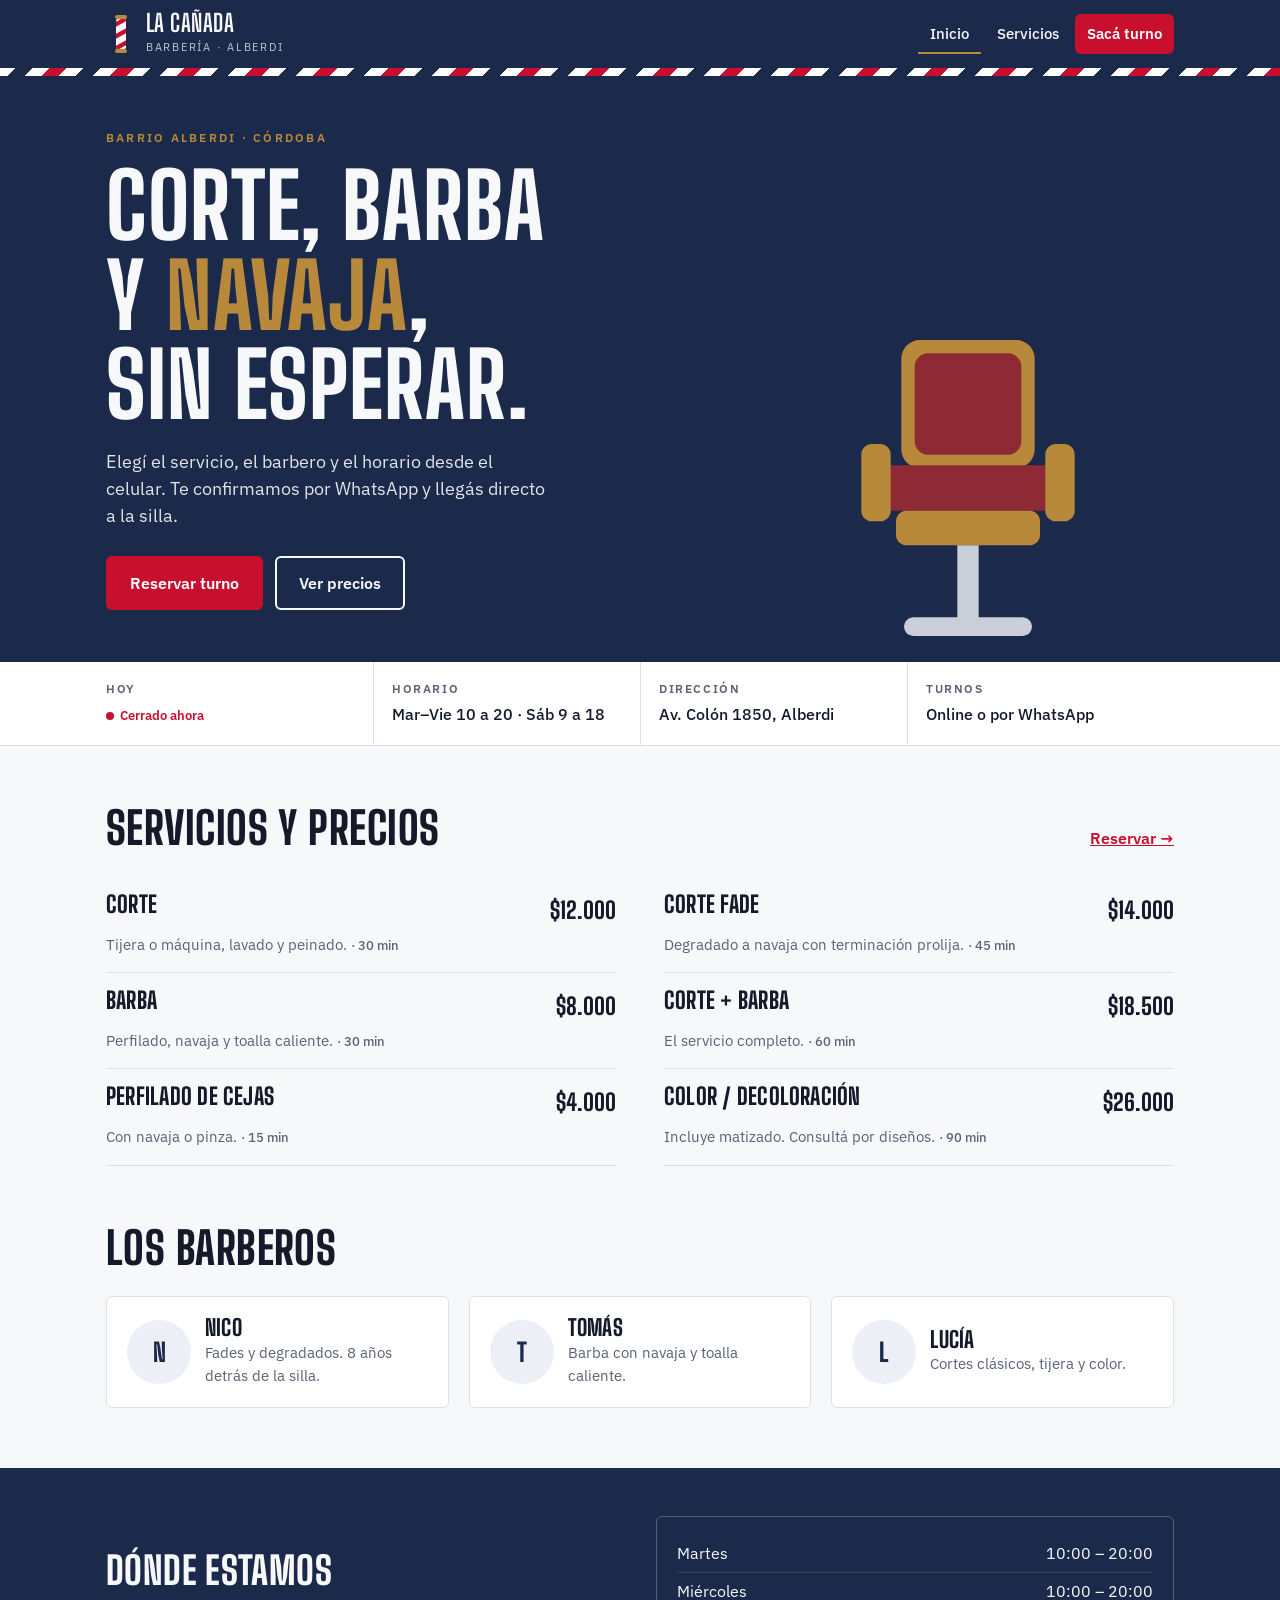
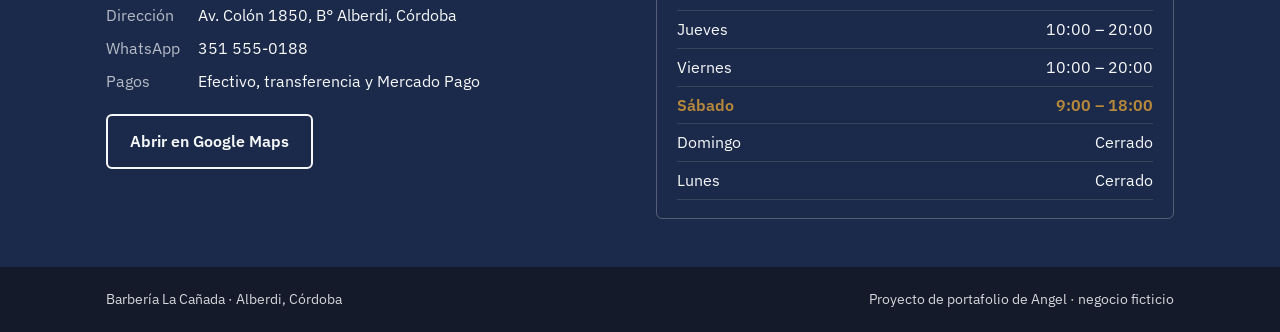
<file: barberia-la-canada/index.html>
<!doctype html>
<html lang="es">
<head>
<meta charset="utf-8">
<meta name="viewport" content="width=device-width, initial-scale=1, viewport-fit=cover">
<title>Barbería La Cañada</title>
<meta name="claude:viewport-fit-sides" content="cover">
<meta name="description" content="Barbería en barrio Alberdi, Córdoba. Cortes, fades, barba con navaja y turnos online.">
<link rel="preconnect" href="https://fonts.googleapis.com">
<link rel="preconnect" href="https://fonts.gstatic.com" crossorigin>
<link rel="stylesheet" href="https://fonts.googleapis.com/css2?family=Big+Shoulders+Display:wght@800&family=IBM+Plex+Sans:wght@400;500;600;700&display=swap">
<link rel="stylesheet" href="styles.css">
</head>
<body>

<header class="topbar">
  <div class="wrap">
    <a class="brand" href="index.html" aria-label="Barbería La Cañada, inicio">
      <svg viewBox="0 0 30 40" aria-hidden="true"><rect x="9" y="1" width="12" height="4" rx="2" fill="#B8893B"/><rect x="9" y="35" width="12" height="4" rx="2" fill="#B8893B"/><clipPath id="pc"><rect x="10" y="5" width="10" height="30" rx="2"/></clipPath><g clip-path="url(#pc)"><rect x="10" y="5" width="10" height="30" fill="#fff"/><g fill="#C8102E"><path d="M8 9 L22 1 L22 6 L8 14Z"/><path d="M8 21 L22 13 L22 18 L8 26Z"/><path d="M8 33 L22 25 L22 30 L8 38Z"/></g></g></svg>
      <span><b>La Cañada</b><small>Barbería · Alberdi</small></span>
    </a>
    <nav class="nav" aria-label="Principal">
      <a href="index.html" aria-current="page">Inicio</a>
      <a href="turnos.html">Servicios</a>
      <a class="cta" href="turnos.html">Sacá turno</a>
    </nav>
  </div>
</header>
<div class="pole" aria-hidden="true"></div>

<main>
  <section class="hero">
    <div class="wrap">
      <div class="hero-text">
        <p class="kicker">Barrio Alberdi · Córdoba</p>
        <h1>Corte, barba y <span>navaja</span>, sin esperar.</h1>
        <p class="lead">Elegí el servicio, el barbero y el horario desde el celular. Te confirmamos por WhatsApp y llegás directo a la silla.</p>
        <div class="actions">
          <a class="btn btn-red" href="turnos.html">Reservar turno</a>
          <a class="btn btn-line" href="#precios">Ver precios</a>
        </div>
      </div>
      <div class="chair" aria-hidden="true">
        <svg viewBox="0 0 240 260">
          <rect x="70" y="18" width="100" height="96" rx="14" fill="#B8893B"/>
          <rect x="80" y="28" width="80" height="76" rx="10" fill="#8E2A33"/>
          <rect x="52" y="112" width="136" height="34" rx="10" fill="#8E2A33"/>
          <rect x="40" y="96" width="22" height="58" rx="8" fill="#B8893B"/>
          <rect x="178" y="96" width="22" height="58" rx="8" fill="#B8893B"/>
          <rect x="66" y="146" width="108" height="26" rx="8" fill="#B8893B"/>
          <rect x="112" y="172" width="16" height="56" fill="#C9CED8"/>
          <rect x="72" y="226" width="96" height="14" rx="7" fill="#C9CED8"/>
        </svg>
      </div>
    </div>
  </section>

  <section class="strip" aria-label="Datos del local">
    <dl class="wrap" style="margin-block:0">
      <div><dt>Hoy</dt><dd><span class="live" id="live">Mar a Sáb</span></dd></div>
      <div><dt>Horario</dt><dd>Mar–Vie 10 a 20 · Sáb 9 a 18</dd></div>
      <div><dt>Dirección</dt><dd>Av. Colón 1850, Alberdi</dd></div>
      <div><dt>Turnos</dt><dd>Online o por WhatsApp</dd></div>
    </dl>
  </section>

  <section class="block" id="precios">
    <div class="wrap">
      <div class="head"><h2>Servicios y precios</h2><a href="turnos.html">Reservar →</a></div>
      <div class="price-list" id="price-list"></div>
    </div>
  </section>

  <section class="block" style="padding-top:0">
    <div class="wrap">
      <div class="head"><h2>Los barberos</h2></div>
      <div class="team">
        <article class="barber"><div class="avatar">N</div><div><h3>Nico</h3><p>Fades y degradados. 8 años detrás de la silla.</p></div></article>
        <article class="barber"><div class="avatar">T</div><div><h3>Tomás</h3><p>Barba con navaja y toalla caliente.</p></div></article>
        <article class="barber"><div class="avatar">L</div><div><h3>Lucía</h3><p>Cortes clásicos, tijera y color.</p></div></article>
      </div>
    </div>
  </section>

  <section class="visit" id="visitanos">
    <div class="wrap">
      <div>
        <h2>Dónde estamos</h2>
        <dl>
          <dt>Dirección</dt><dd>Av. Colón 1850, B° Alberdi, Córdoba</dd>
          <dt>WhatsApp</dt><dd>351 555-0188</dd>
          <dt>Pagos</dt><dd>Efectivo, transferencia y Mercado Pago</dd>
        </dl>
        <p style="margin-top:20px"><a class="btn btn-line" href="https://www.google.com/maps/search/Av.+Col%C3%B3n+1850,+C%C3%B3rdoba" target="_blank" rel="noopener">Abrir en Google Maps</a></p>
      </div>
      <div class="hours">
        <table id="hours" aria-label="Horarios de la semana"></table>
      </div>
    </div>
  </section>
</main>

<footer class="site">
  <div class="wrap">
    <p>Barbería La Cañada · Alberdi, Córdoba</p>
    <p>Proyecto de portafolio de Angel · negocio ficticio</p>
  </div>
</footer>

<script src="script.js"></script>
</body>
</html>
</file>
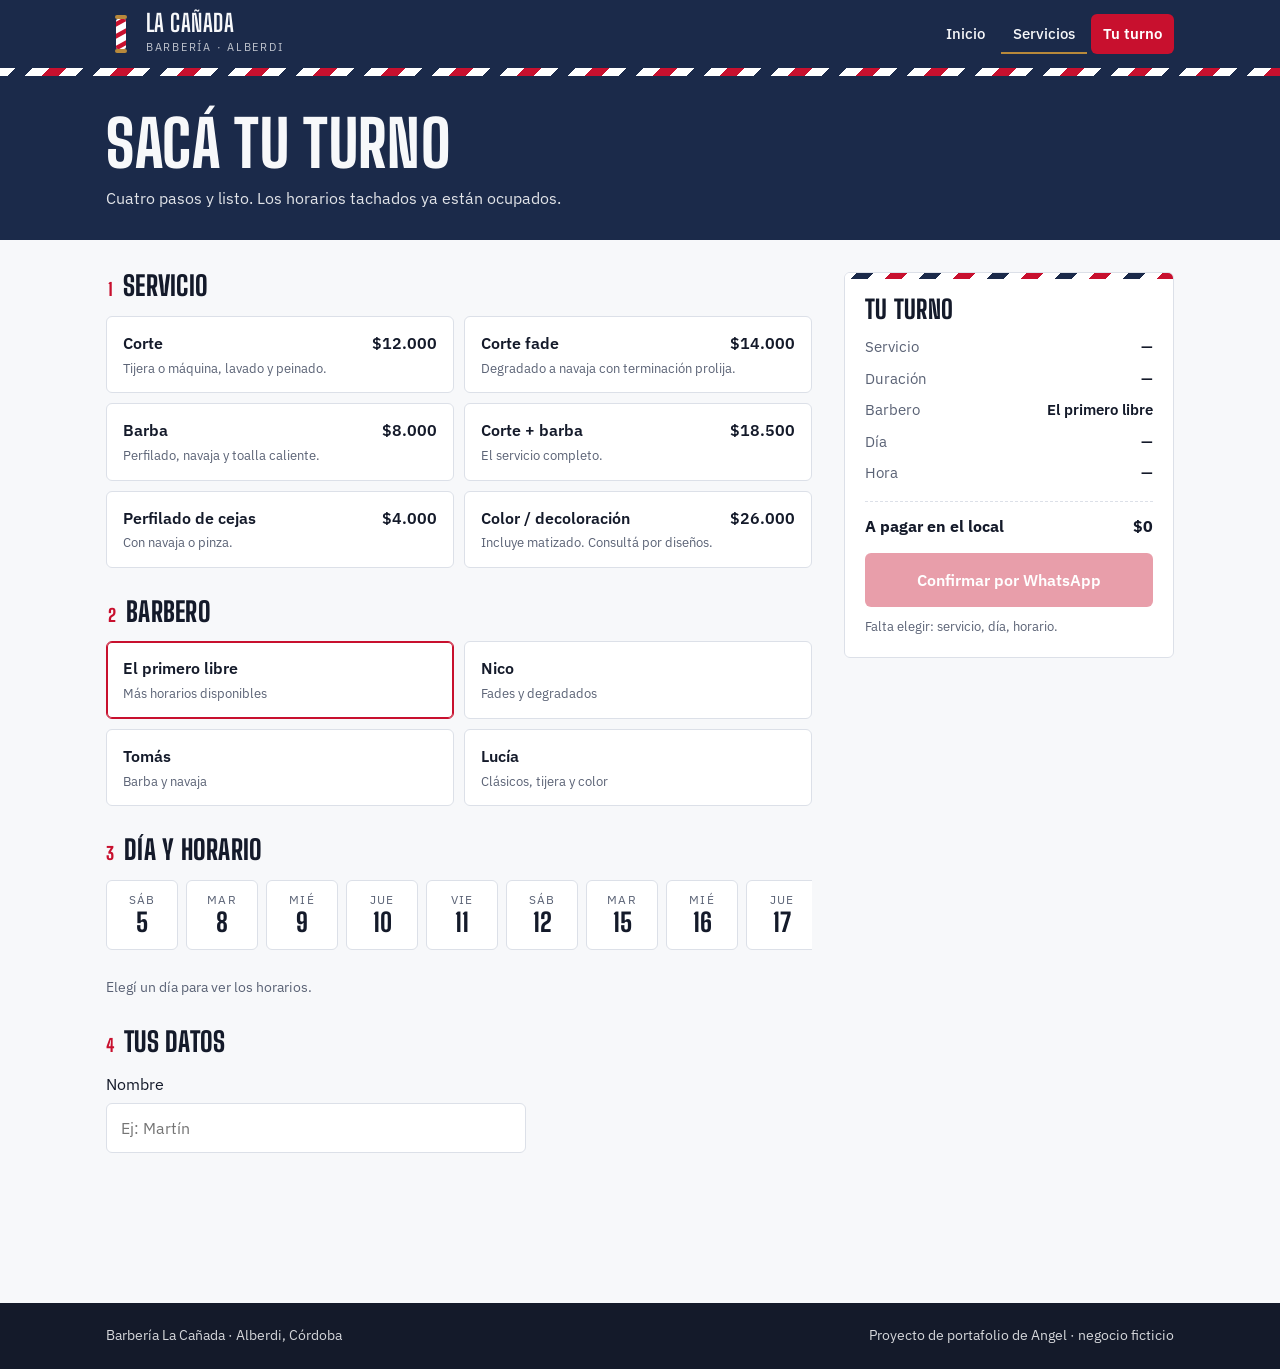
<file: barberia-la-canada/turnos.html>
<!doctype html>
<html lang="es">
<head>
<meta charset="utf-8">
<meta name="viewport" content="width=device-width, initial-scale=1, viewport-fit=cover">
<title>Turnos · Barbería La Cañada</title>
<meta name="description" content="Reservá tu turno en Barbería La Cañada: elegí servicio, barbero, día y horario.">
<link rel="preconnect" href="https://fonts.googleapis.com">
<link rel="preconnect" href="https://fonts.gstatic.com" crossorigin>
<link rel="stylesheet" href="https://fonts.googleapis.com/css2?family=Big+Shoulders+Display:wght@800&family=IBM+Plex+Sans:wght@400;500;600;700&display=swap">
<link rel="stylesheet" href="styles.css">
</head>
<body>

<header class="topbar">
  <div class="wrap">
    <a class="brand" href="index.html" aria-label="Barbería La Cañada, inicio">
      <svg viewBox="0 0 30 40" aria-hidden="true"><rect x="9" y="1" width="12" height="4" rx="2" fill="#B8893B"/><rect x="9" y="35" width="12" height="4" rx="2" fill="#B8893B"/><clipPath id="pc"><rect x="10" y="5" width="10" height="30" rx="2"/></clipPath><g clip-path="url(#pc)"><rect x="10" y="5" width="10" height="30" fill="#fff"/><g fill="#C8102E"><path d="M8 9 L22 1 L22 6 L8 14Z"/><path d="M8 21 L22 13 L22 18 L8 26Z"/><path d="M8 33 L22 25 L22 30 L8 38Z"/></g></g></svg>
      <span><b>La Cañada</b><small>Barbería · Alberdi</small></span>
    </a>
    <nav class="nav" aria-label="Principal">
      <a href="index.html">Inicio</a>
      <a href="turnos.html" aria-current="page">Servicios</a>
      <a class="cta" href="#resumen">Tu turno</a>
    </nav>
  </div>
</header>
<div class="pole" aria-hidden="true"></div>

<main>
  <section class="page-head">
    <div class="wrap">
      <h1>Sacá tu turno</h1>
      <p>Cuatro pasos y listo. Los horarios tachados ya están ocupados.</p>
    </div>
  </section>

  <div class="wrap booking">
    <form id="form" novalidate>
      <fieldset class="step" style="border:0;padding:0;margin:0 0 30px">
        <legend class="step-title"><span>1</span><h2>Servicio</h2></legend>
        <div class="options" id="services"></div>
      </fieldset>
      <fieldset class="step" style="border:0;padding:0;margin:0 0 30px">
        <legend class="step-title"><span>2</span><h2>Barbero</h2></legend>
        <div class="options" id="barbers"></div>
      </fieldset>
      <div class="step">
        <div class="step-title"><span>3</span><h2>Día y horario</h2></div>
        <div class="days" id="days" role="group" aria-label="Día"></div>
        <div class="slots" id="slots" role="group" aria-label="Horario" style="margin-top:14px"></div>
        <p class="hint" id="slot-hint">Elegí un día para ver los horarios.</p>
      </div>
      <div class="step">
        <div class="step-title"><span>4</span><h2>Tus datos</h2></div>
        <div class="field">
          <label for="name">Nombre</label>
          <input id="name" name="name" autocomplete="given-name" placeholder="Ej: Martín">
        </div>
      </div>
    </form>

    <aside class="ticket" id="resumen" aria-label="Resumen del turno">
      <div class="pole" aria-hidden="true"></div>
      <div class="ticket-body">
        <h2>Tu turno</h2>
        <dl>
          <dt>Servicio</dt><dd id="r-service">—</dd>
          <dt>Duración</dt><dd id="r-dur">—</dd>
          <dt>Barbero</dt><dd id="r-barber">—</dd>
          <dt>Día</dt><dd id="r-day">—</dd>
          <dt>Hora</dt><dd id="r-time">—</dd>
        </dl>
        <div class="total"><span>A pagar en el local</span><span id="r-price">$0</span></div>
        <a class="btn btn-red" id="send" href="#" target="_blank" rel="noopener" aria-disabled="true">Confirmar por WhatsApp</a>
        <small id="missing">Falta elegir: servicio, día y horario.</small>
      </div>
    </aside>
  </div>
</main>

<footer class="site">
  <div class="wrap">
    <p>Barbería La Cañada · Alberdi, Córdoba</p>
    <p>Proyecto de portafolio de Angel · negocio ficticio</p>
  </div>
</footer>

<script src="script.js"></script>
</body>
</html>
</file>
<file: barberia-la-canada/styles.css>
/* Barbería La Cañada — azulejo de barbería clásica: azul marino, rojo poste, papel claro, condensada de cartel */
:root {
  --paper: #F7F8FA;
  --surface: #FFFFFF;
  --ink: #141A2A;
  --muted: #5A6275;
  --line: #DCE0E8;
  --navy: #1B2A4A;
  --navy-ink: #F7F8FA;
  --red: #C8102E;
  --brass: #B8893B;
  --chip: #ECEFF5;
  --ok: #1F7A4D;
  --font-display: "Big Shoulders Display", "Oswald", "Arial Narrow", sans-serif;
  --font-body: "IBM Plex Sans", system-ui, -apple-system, "Segoe UI", sans-serif;
  --radius: 6px;
  --maxw: 1100px;
  color-scheme: light;
}
@media (prefers-color-scheme: dark) {
  :root:not([data-theme="light"]) {
    --paper: #0F1420; --surface: #171E2E; --ink: #E9ECF3; --muted: #9CA5B8; --line: #2A3347;
    --navy: #22355C; --navy-ink: #F2F4F8; --red: #E8394F; --brass: #D3A55A; --chip: #1F2738; --ok: #3DBB7E;
    color-scheme: dark;
  }
}
:root[data-theme="dark"] {
  --paper: #0F1420; --surface: #171E2E; --ink: #E9ECF3; --muted: #9CA5B8; --line: #2A3347;
  --navy: #22355C; --navy-ink: #F2F4F8; --red: #E8394F; --brass: #D3A55A; --chip: #1F2738; --ok: #3DBB7E;
  color-scheme: dark;
}

* { box-sizing: border-box; }
body { margin: 0; background: var(--paper); color: var(--ink); font-family: var(--font-body); font-size: 16px; line-height: 1.55; }
a { color: inherit; }
h1, h2, h3 { font-family: var(--font-display); font-weight: 800; text-transform: uppercase; letter-spacing: .01em; line-height: 1; margin: 0; text-wrap: balance; }
.wrap { max-width: var(--maxw); margin: 0 auto; padding-left: max(16px, env(safe-area-inset-left, 0px)); padding-right: max(16px, env(safe-area-inset-right, 0px)); }
:focus-visible { outline: 3px solid var(--brass); outline-offset: 2px; }

/* Franja tipo poste de barbería */
.pole { height: 8px; background: repeating-linear-gradient(-45deg, var(--red) 0 12px, var(--surface) 12px 24px, var(--navy) 24px 36px, var(--surface) 36px 48px); }

body::before { content: ""; position: fixed; inset: 0 0 auto; height: env(safe-area-inset-top, 0px); z-index: 10; background: var(--navy); }
.topbar { position: sticky; top: env(safe-area-inset-top, 0px); z-index: 5; background: var(--navy); color: var(--navy-ink); }
.topbar .wrap { display: flex; align-items: center; justify-content: space-between; gap: 12px; padding-block: 12px; }
.brand { display: flex; align-items: center; gap: 10px; text-decoration: none; }
.brand svg { width: 30px; height: 40px; flex: none; }
.brand b { font-family: var(--font-display); font-size: 1.5rem; text-transform: uppercase; letter-spacing: .02em; line-height: .95; }
.brand small { display: block; font-size: .68rem; letter-spacing: .16em; text-transform: uppercase; opacity: .75; }
.nav { display: flex; gap: 4px; align-items: center; }
.nav a { text-decoration: none; padding: 8px 12px; border-radius: var(--radius); font-weight: 500; font-size: .95rem; }
.nav a[aria-current="page"] { box-shadow: inset 0 -2px 0 var(--brass); border-radius: 0; }
.nav .cta { background: var(--red); color: #fff; font-weight: 600; }

.btn { display: inline-flex; align-items: center; justify-content: center; gap: 8px; padding: 13px 22px; border-radius: var(--radius); font: inherit; font-weight: 600; text-decoration: none; border: 2px solid transparent; cursor: pointer; }
.btn-red { background: var(--red); color: #fff; }
.btn-red:hover { filter: brightness(1.07); }
.btn-line { border-color: currentColor; color: inherit; background: transparent; }

/* Home */
.hero { background: var(--navy); color: var(--navy-ink); }
.hero .wrap { display: grid; grid-template-columns: 1.2fr .8fr; gap: 36px; align-items: end; padding-block: 52px 0; }
.hero-text { padding-bottom: 52px; min-width: 0; }
.kicker { font-size: .78rem; letter-spacing: .18em; text-transform: uppercase; font-weight: 600; color: var(--brass); margin: 0 0 14px; }
.hero h1 { font-size: clamp(3rem, 8vw, 5.6rem); }
.hero h1 span { color: var(--brass); }
.hero .lead { font-size: 1.1rem; max-width: 40ch; margin: 18px 0 26px; opacity: .9; }
.hero .actions { display: flex; gap: 12px; flex-wrap: wrap; }
.chair { align-self: end; justify-self: center; width: min(320px, 100%); max-width: 100%; }
.chair svg { display: block; width: 100%; height: auto; }

.strip { background: var(--surface); border-bottom: 1px solid var(--line); }
.strip .wrap { display: grid; grid-template-columns: repeat(4, 1fr); }
.strip div { padding: 18px 18px 18px 0; min-width: 0; }
.strip div + div { border-left: 1px solid var(--line); padding-left: 18px; }
.strip dt { font-size: .72rem; letter-spacing: .14em; text-transform: uppercase; color: var(--muted); font-weight: 600; }
.strip dd { margin: 4px 0 0; font-weight: 500; }
.live { display: inline-flex; align-items: center; gap: 6px; font-size: .82rem; font-weight: 600; }
.live::before { content: ""; width: 8px; height: 8px; border-radius: 50%; background: currentColor; }
.live[data-open="true"] { color: var(--ok); }
.live[data-open="false"] { color: var(--red); }

section.block { padding-block: 60px; }
.head { display: flex; justify-content: space-between; align-items: end; gap: 16px; flex-wrap: wrap; margin-bottom: 26px; }
.head h2 { font-size: clamp(2rem, 4vw, 2.8rem); }
.head a { font-weight: 600; color: var(--red); }

.price-list { display: grid; grid-template-columns: 1fr 1fr; gap: 0 48px; }
.price-row { display: grid; grid-template-columns: 1fr auto; gap: 4px 16px; padding: 16px 0; border-bottom: 1px solid var(--line); min-width: 0; }
.price-row h3 { font-size: 1.45rem; }
.price-row p { grid-column: 1 / -1; margin: 0; color: var(--muted); font-size: .94rem; }
.price-row .amt { font-family: var(--font-display); font-weight: 800; font-size: 1.45rem; font-variant-numeric: tabular-nums; }
.price-row .dur { font-size: .8rem; color: var(--muted); font-weight: 500; }

.team { display: grid; grid-template-columns: repeat(3, 1fr); gap: 20px; }
.barber { background: var(--surface); border: 1px solid var(--line); border-radius: var(--radius); padding: 20px; display: grid; grid-template-columns: 64px 1fr; gap: 14px; align-items: center; min-width: 0; }
.avatar { width: 64px; height: 64px; border-radius: 50%; background: var(--chip); display: grid; place-items: center; font-family: var(--font-display); font-weight: 800; font-size: 1.6rem; color: var(--navy); }
:root[data-theme="dark"] .avatar { color: var(--brass); }
@media (prefers-color-scheme: dark) { :root:not([data-theme="light"]) .avatar { color: var(--brass); } }
.barber h3 { font-size: 1.4rem; }
.barber p { margin: 2px 0 0; color: var(--muted); font-size: .92rem; }

.visit { background: var(--navy); color: var(--navy-ink); }
.visit .wrap { display: grid; grid-template-columns: 1fr 1fr; gap: 32px; padding-block: 48px; align-items: center; }
.visit h2 { font-size: 2.4rem; margin-bottom: 14px; }
.visit dl { display: grid; grid-template-columns: auto 1fr; gap: 8px 18px; margin: 0; }
.visit dt { opacity: .7; }
.visit dd { margin: 0; font-variant-numeric: tabular-nums; }
.hours { border: 1px solid rgba(255,255,255,.25); border-radius: var(--radius); padding: 18px 20px; }
.hours table { width: 100%; border-collapse: collapse; font-variant-numeric: tabular-nums; }
.hours td { padding: 6px 0; border-bottom: 1px solid rgba(255,255,255,.12); }
.hours td:last-child { text-align: right; }
.hours tr.today td { color: var(--brass); font-weight: 600; }

footer.site { background: var(--ink); color: var(--paper); }
footer.site .wrap { display: flex; justify-content: space-between; gap: 12px; flex-wrap: wrap; padding-block: 22px; font-size: .86rem; }
footer.site p { margin: 0; opacity: .85; }

/* Turnos */
.page-head { background: var(--navy); color: var(--navy-ink); }
.page-head .wrap { padding-block: 36px 30px; }
.page-head h1 { font-size: clamp(2.6rem, 6vw, 4rem); }
.page-head p { margin: 10px 0 0; max-width: 52ch; opacity: .9; }
.booking { display: grid; grid-template-columns: 1fr 330px; gap: 32px; align-items: start; padding-block: 32px 120px; }
.step { margin-bottom: 30px; min-width: 0; }
.step-title { display: flex; align-items: baseline; gap: 10px; margin-bottom: 12px; }
.step-title span { font-family: var(--font-display); font-weight: 800; font-size: 1.1rem; color: var(--red); }
.step-title h2 { font-size: 1.7rem; }
.options { display: grid; grid-template-columns: repeat(2, 1fr); gap: 10px; }
.opt { position: relative; }
.opt input { position: absolute; opacity: 0; inset: 0; margin: 0; cursor: pointer; }
.opt label { display: grid; grid-template-columns: 1fr auto; gap: 2px 12px; padding: 14px 16px; border: 1.5px solid var(--line); border-radius: var(--radius); background: var(--surface); cursor: pointer; height: 100%; }
.opt label b { font-weight: 600; }
.opt label small { grid-column: 1 / -1; color: var(--muted); }
.opt label .amt { font-variant-numeric: tabular-nums; font-weight: 600; }
.opt input:checked + label { border-color: var(--red); box-shadow: inset 0 0 0 1px var(--red); }
.opt input:focus-visible + label { outline: 3px solid var(--brass); outline-offset: 2px; }
.days { display: flex; gap: 8px; overflow-x: auto; padding-bottom: 4px; }
.day { flex: none; width: 72px; padding: 10px 0; text-align: center; border: 1.5px solid var(--line); border-radius: var(--radius); background: var(--surface); cursor: pointer; font: inherit; color: var(--ink); }
.day small { display: block; font-size: .72rem; text-transform: uppercase; letter-spacing: .1em; color: var(--muted); }
.day b { font-family: var(--font-display); font-size: 1.6rem; font-weight: 800; line-height: 1.1; }
.day[aria-pressed="true"] { border-color: var(--red); background: var(--red); color: #fff; }
.day[aria-pressed="true"] small { color: #fff; opacity: .85; }
.slots { display: grid; grid-template-columns: repeat(auto-fill, minmax(78px, 1fr)); gap: 8px; }
.slot { padding: 10px 0; border: 1.5px solid var(--line); border-radius: var(--radius); background: var(--surface); font: inherit; font-weight: 600; font-variant-numeric: tabular-nums; cursor: pointer; color: var(--ink); }
.slot:disabled { cursor: not-allowed; color: var(--muted); background: var(--chip); text-decoration: line-through; opacity: .7; }
.slot[aria-pressed="true"] { background: var(--navy); border-color: var(--navy); color: var(--navy-ink); }
.hint { color: var(--muted); font-size: .9rem; margin: 8px 0 0; }
.field { display: grid; gap: 6px; max-width: 420px; }
.field input { font: inherit; padding: 12px 14px; border: 1.5px solid var(--line); border-radius: var(--radius); background: var(--surface); color: var(--ink); }

.ticket { position: sticky; top: 90px; background: var(--surface); border: 1px solid var(--line); border-radius: var(--radius); overflow: hidden; }
.ticket .pole { height: 6px; }
.ticket-body { padding: 18px 20px 20px; }
.ticket h2 { font-size: 1.6rem; margin-bottom: 12px; }
.ticket dl { display: grid; grid-template-columns: auto 1fr; gap: 8px 14px; margin: 0 0 16px; font-size: .95rem; }
.ticket dt { color: var(--muted); }
.ticket dd { margin: 0; text-align: right; font-weight: 600; font-variant-numeric: tabular-nums; }
.ticket .total { border-top: 1px dashed var(--line); padding-top: 12px; display: flex; justify-content: space-between; font-weight: 700; margin-bottom: 14px; font-variant-numeric: tabular-nums; }
.ticket .btn { width: 100%; }
.ticket .btn[aria-disabled="true"] { opacity: .4; pointer-events: none; }
.ticket small { display: block; margin-top: 10px; color: var(--muted); font-size: .8rem; }

@media (max-width: 860px) {
  .hero .wrap { grid-template-columns: 1fr; padding-top: 36px; }
  .hero-text { padding-bottom: 0; }
  .chair { width: min(220px, 60%); }
  .strip .wrap { grid-template-columns: 1fr 1fr; }
  .strip div:nth-child(3) { border-left: 0; padding-left: 0; }
  .strip div:nth-child(n+3) { border-top: 1px solid var(--line); }
  .price-list, .visit .wrap, .booking { grid-template-columns: 1fr; }
  .team { grid-template-columns: 1fr; }
  .ticket { position: static; }
}
@media (max-width: 520px) {
  .options { grid-template-columns: 1fr; }
  .nav a:not(.cta):not([aria-current="page"]) { display: none; }
  .brand small { display: none; }
  .strip .wrap { grid-template-columns: 1fr; }
  .strip div, .strip div + div { border-left: 0; padding-left: 0; }
  .strip div + div { border-top: 1px solid var(--line); }
}
.booking > * , fieldset.step { min-width: 0; }
.brand b, .nav a { white-space: nowrap; }
@media (max-width: 520px) {
  .brand b { font-size: 1.25rem; }
  .nav a { padding: 7px 10px; font-size: .9rem; }
}
</file>
